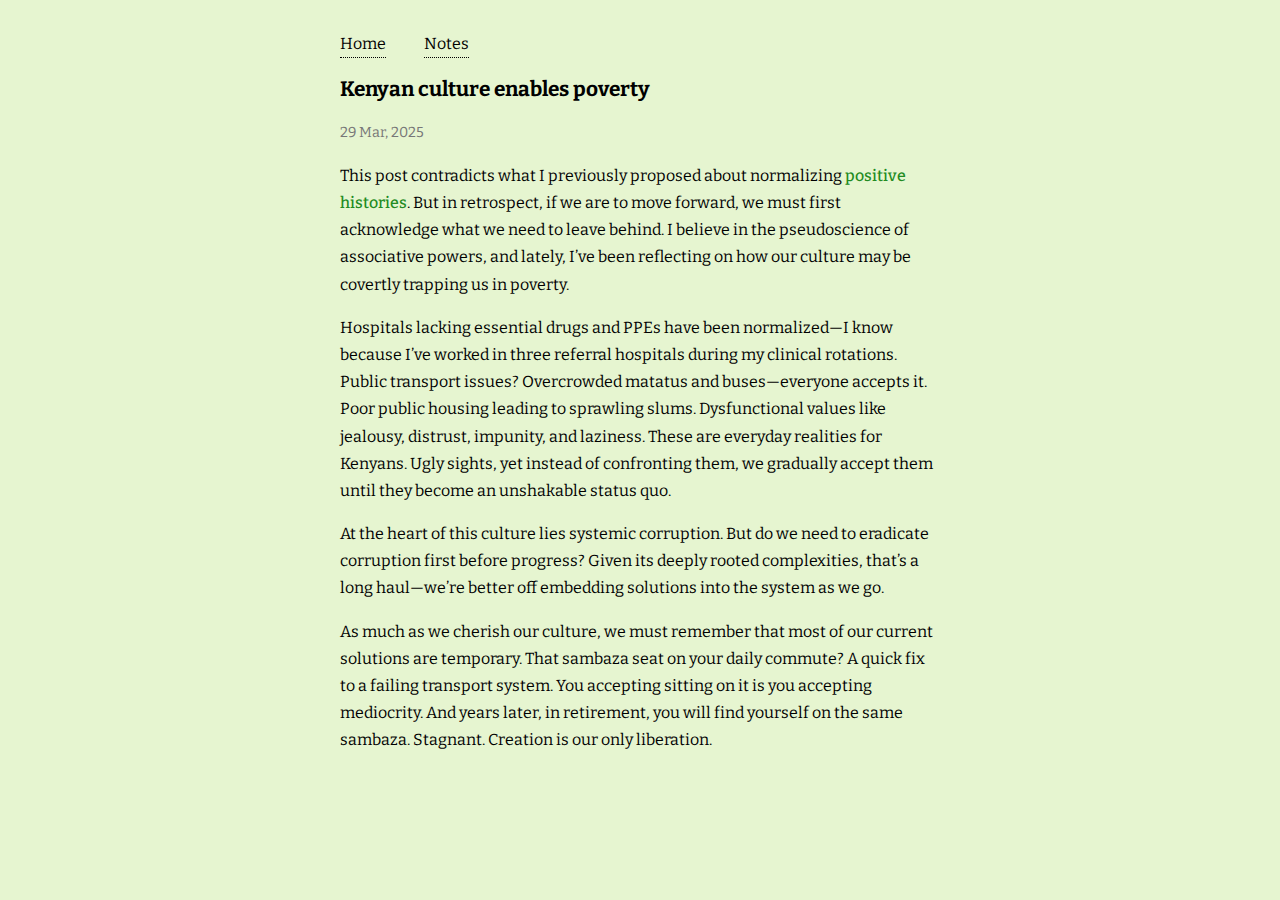
<file: culture.html>
<!DOCTYPE html>
<html lang="en">
<head>
  <meta charset="UTF-8" />
  <meta name="viewport" content="width=device-width, initial-scale=1.0" />
  <link rel="icon" href="favicon.ico" type="image/x-icon">
  <title>Kenyan culture enables poverty</title>
  <link rel="stylesheet" href="main.css">
  <script src="analytics.js"></script>
</head>

<body>

  <div class="container">
    <header>
      <a href="index.html">Home</a>
      <a href="notes.html">Notes</a>
    </header>

    <div class="content-header">
      <h1>Kenyan culture enables poverty</h1>
      <div class="date">29 Mar, 2025</div>
    </div>

    <article>
      <p>This post contradicts what I previously proposed about normalizing <a href="history.html">positive histories</a>. But in retrospect, if we are to move forward, we must first acknowledge what we need to leave behind. I believe in the pseudoscience of associative powers, and lately, I’ve been reflecting on how our culture may be covertly trapping us in poverty.</p>

      <p>Hospitals lacking essential drugs and PPEs have been normalized—I know because I’ve worked in three referral hospitals during my clinical rotations. Public transport issues? Overcrowded matatus and buses—everyone accepts it. Poor public housing leading to sprawling slums. Dysfunctional values like jealousy, distrust, impunity, and laziness. These are everyday realities for Kenyans. Ugly sights, yet instead of confronting them, we gradually accept them until they become an unshakable status quo.</p>

      <p>At the heart of this culture lies <span class="highlight">systemic corruption</span>. But do we need to eradicate corruption first before progress? Given its deeply rooted complexities, that’s a long haul—we’re better off embedding solutions into the system as we go.</p>

      <p>As much as we cherish our culture, we must remember that most of our current solutions are temporary. That sambaza seat on your daily commute? A quick fix to a failing transport system. You accepting sitting on it is you accepting mediocrity. And years later, in retirement, you will find yourself on the same sambaza. Stagnant. Creation is our only liberation.</p>
    </article>
  </div>

</body>
</html>
</file>
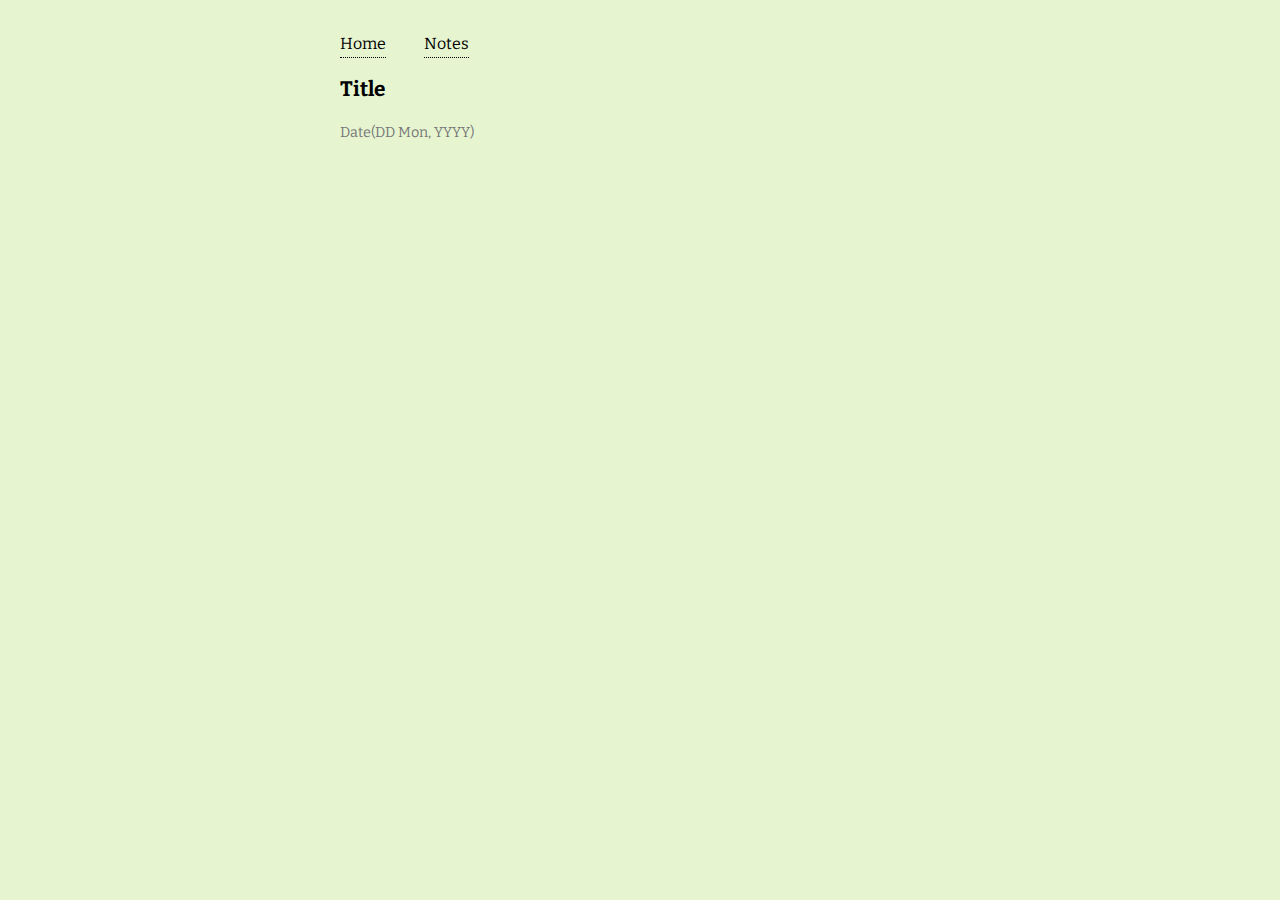
<file: draft.html>
<!DOCTYPE html>
<html lang="en">
<head>
  <meta charset="UTF-8" />
  <meta name="viewport" content="width=device-width, initial-scale=1.0" />
  <link rel="icon" href="favicon.ico" type="image/x-icon">
  <title>Title</title>
  <link rel="stylesheet" href="main.css" />
  <script src="analytics.js"></script>
</head>
<body>

  <div class="container">
    <header>
      <a href="index.html">Home</a>
      <a href="notes.html">Notes</a>
    </header>

    <div class="content-header">
      <h1>Title</h1>
      <div class="date">Date(DD Mon, YYYY)</div>
    </div>

    <article>
      <p>
	
      </p>
      <p>
	
      </p>
      <p>
	
      </p>
      <p>
	
      </p>
      <p>
	
      </p>
    </article>
  </div>
</body>
</html>
</file>
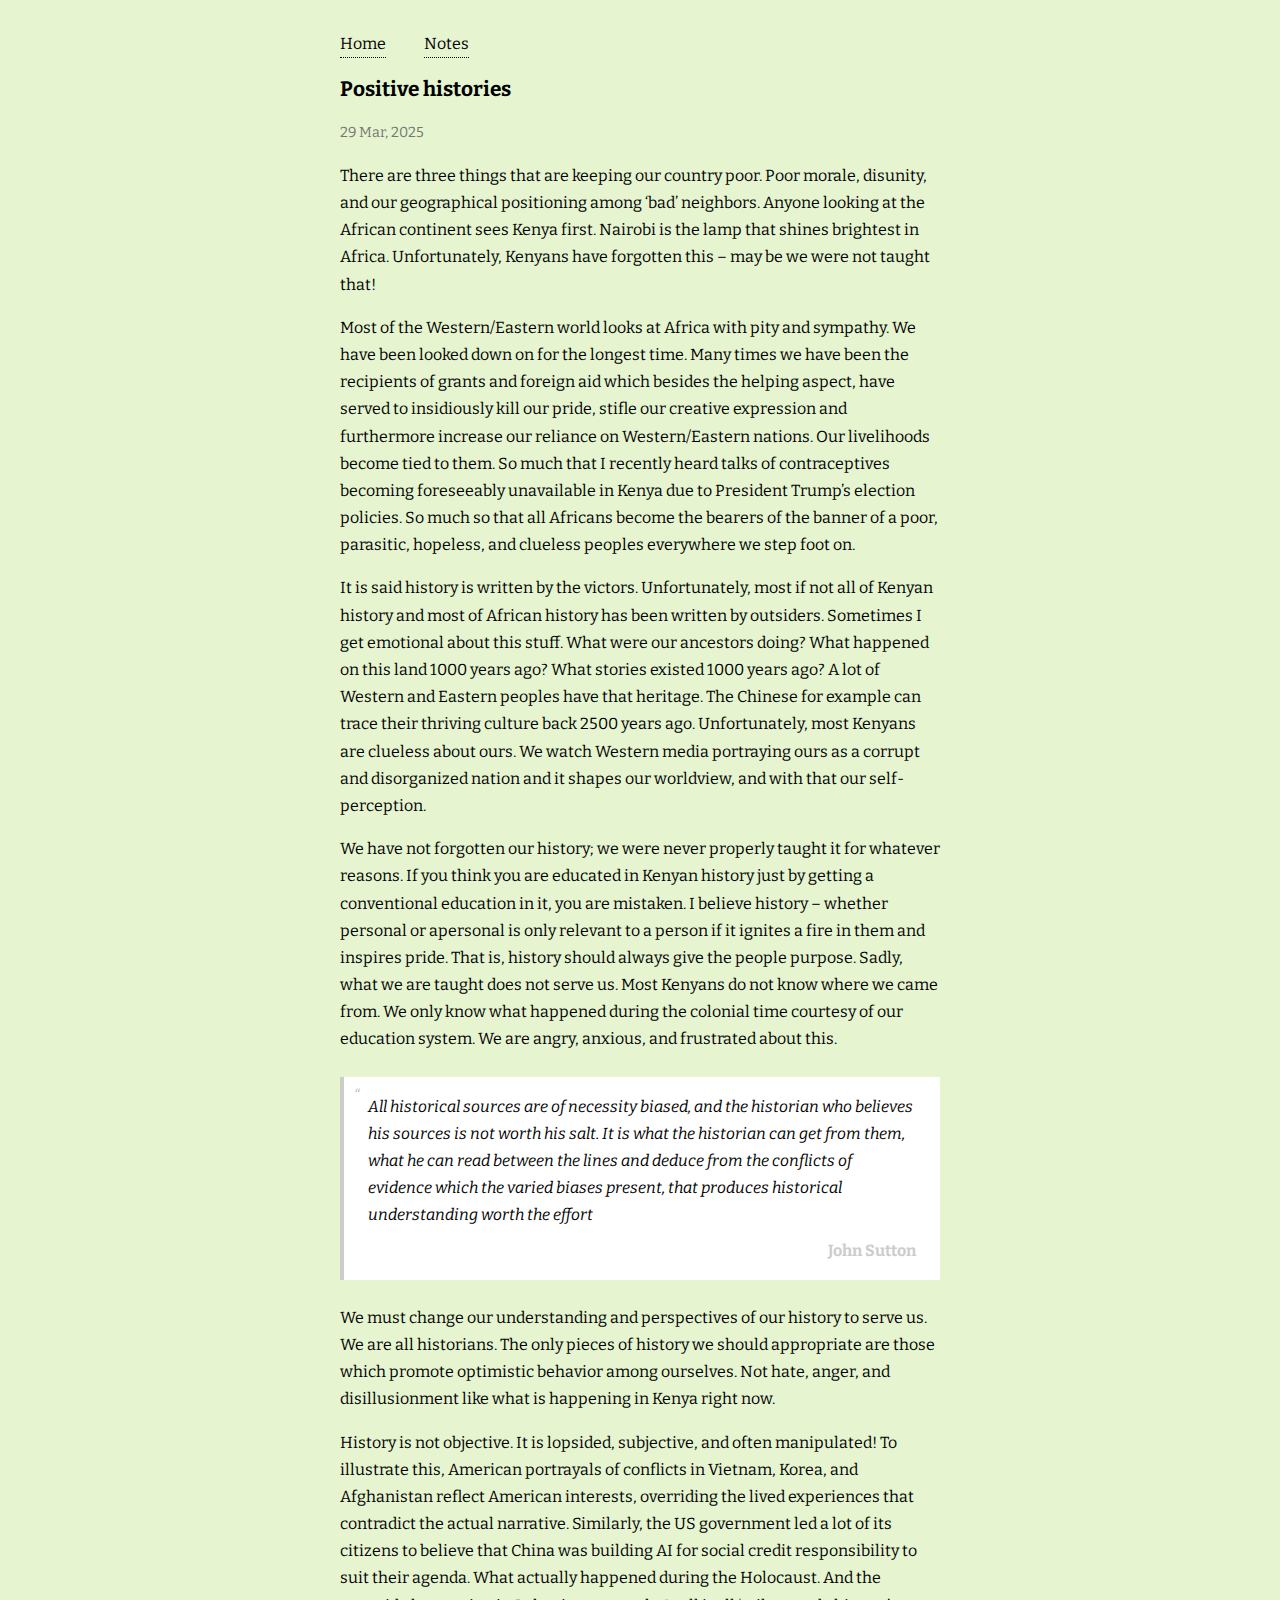
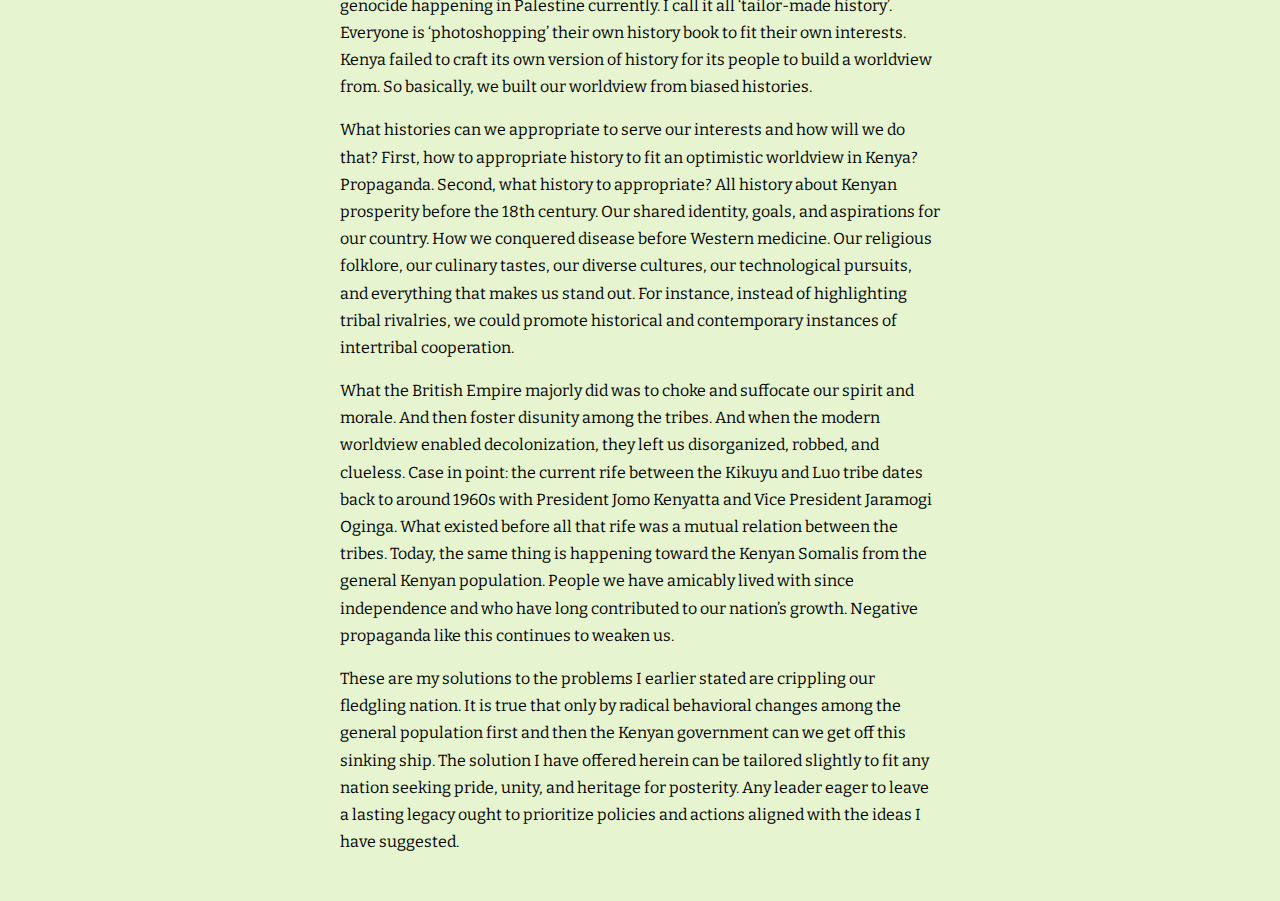
<file: history.html>
<!DOCTYPE html>
<html lang="en">
<head>
  <meta charset="UTF-8" />
  <meta name="viewport" content="width=device-width, initial-scale=1.0" />
  <link rel="icon" href="favicon.ico" type="image/x-icon">
  <title>Positive histories</title>
  <link rel="stylesheet" href="main.css" />
  <script src="analytics.js"></script>
</head>
<body>

  <div class="container">
    <header>
      <a href="index.html">Home</a>
      <a href="notes.html">Notes</a>
    </header>
    <div class="content-header">
      <h1>Positive histories</h1>
      <div class="date">29 Mar, 2025</div>
    </div>

    <article>
      <p>There are three things that are keeping our country poor. Poor morale, disunity, and our geographical positioning among ‘bad’ neighbors. Anyone looking at the African continent sees Kenya first. Nairobi is the lamp that shines brightest in Africa. Unfortunately, Kenyans have forgotten this – may be we were not taught that!</p>

      <p>Most of the Western/Eastern world looks at Africa with pity and sympathy. We have been looked down on for the longest time. Many times we have been the recipients of grants and foreign aid which besides the helping aspect, have served to insidiously kill our pride, stifle our creative expression and furthermore increase our reliance on Western/Eastern nations. Our livelihoods become tied to them. So much that I recently heard talks of contraceptives becoming foreseeably unavailable in Kenya due to President Trump’s election policies. So much so that all Africans become the bearers of the banner of a poor, parasitic, hopeless, and clueless peoples everywhere we step foot on.</p>

      <p>It is said history is written by the victors. Unfortunately, most if not all of Kenyan history and most of African history has been written by outsiders. Sometimes I get emotional about this stuff. What were our ancestors doing? What happened on this land 1000 years ago? What stories existed 1000 years ago? A lot of Western and Eastern peoples have that heritage. The Chinese for example can trace their thriving culture back 2500 years ago. Unfortunately, most Kenyans are clueless about ours. We watch Western media portraying ours as a corrupt and disorganized nation and it shapes our worldview, and with that our self-perception.</p>

      <p>We have not forgotten our history; we were never properly taught it for whatever reasons. If you think you are educated in Kenyan history just by getting a conventional education in it, you are mistaken. I believe history – whether personal or apersonal is only relevant to a person if it ignites a fire in them and inspires pride. That is, history should always give the people purpose. Sadly, what we are taught does not serve us. Most Kenyans do not know where we came from. We only know what happened during the colonial time courtesy of our education system. We are angry, anxious, and frustrated about this.</p>

      <p class="quotation">
        All historical sources are of necessity biased, and the historian who believes his sources is not worth his salt. It is what the historian can get from them, what he can read between the lines and deduce from the conflicts of evidence which the varied biases present, that produces historical understanding worth the effort 
        <span class="author">John Sutton</span>
      </p>

      <p>We must change our understanding and perspectives of our history to serve us. We are all historians. The only pieces of history we should appropriate are those which promote optimistic behavior among ourselves. Not hate, anger, and disillusionment like what is happening in Kenya right now.</p>

      <p>History is not objective. It is lopsided, subjective, and often manipulated! To illustrate this, American portrayals of conflicts in Vietnam, Korea, and Afghanistan reflect American interests, overriding the lived experiences that contradict the actual narrative. Similarly, the US government led a lot of its citizens to believe that China was building AI for social credit responsibility to suit their agenda. What actually happened during the Holocaust. And the genocide happening in Palestine currently. I call it all ‘tailor-made history’. Everyone is ‘photoshopping’ their own history book to fit their own interests. Kenya failed to craft its own version of history for its people to build a worldview from. So basically, we built our worldview from biased histories.</p>

      <p>What histories can we appropriate to serve our interests and how will we do that? First, how to appropriate history to fit an optimistic worldview in Kenya? Propaganda. Second, what history to appropriate? All history about Kenyan prosperity before the 18th century. Our shared identity, goals, and aspirations for our country. How we conquered disease before Western medicine. Our religious folklore, our culinary tastes, our diverse cultures, our technological pursuits, and everything that makes us stand out. For instance, instead of highlighting tribal rivalries, we could promote historical and contemporary instances of intertribal cooperation.</p>

      <p>What the British Empire majorly did was to choke and suffocate our spirit and morale. And then foster disunity among the tribes. And when the modern worldview enabled decolonization, they left us disorganized, robbed, and clueless. Case in point: the current rife between the Kikuyu and Luo tribe dates back to around 1960s with President Jomo Kenyatta and Vice President Jaramogi Oginga. What existed before all that rife was a mutual relation between the tribes. Today, the same thing is happening toward the Kenyan Somalis from the general Kenyan population. People we have amicably lived with since independence and who have long contributed to our nation’s growth. Negative propaganda like this continues to weaken us.</p>

      <p>These are my solutions to the problems I earlier stated are crippling our fledgling nation. It is true that only by radical behavioral changes among the general population first and then the Kenyan government can we get off this sinking ship. The solution I have offered herein can be tailored slightly to fit any nation seeking pride, unity, and heritage for posterity. Any leader eager to leave a lasting legacy ought to prioritize policies and actions aligned with the ideas I have suggested.</p>
    </article>
  </div>
</body>
</html>
</file>
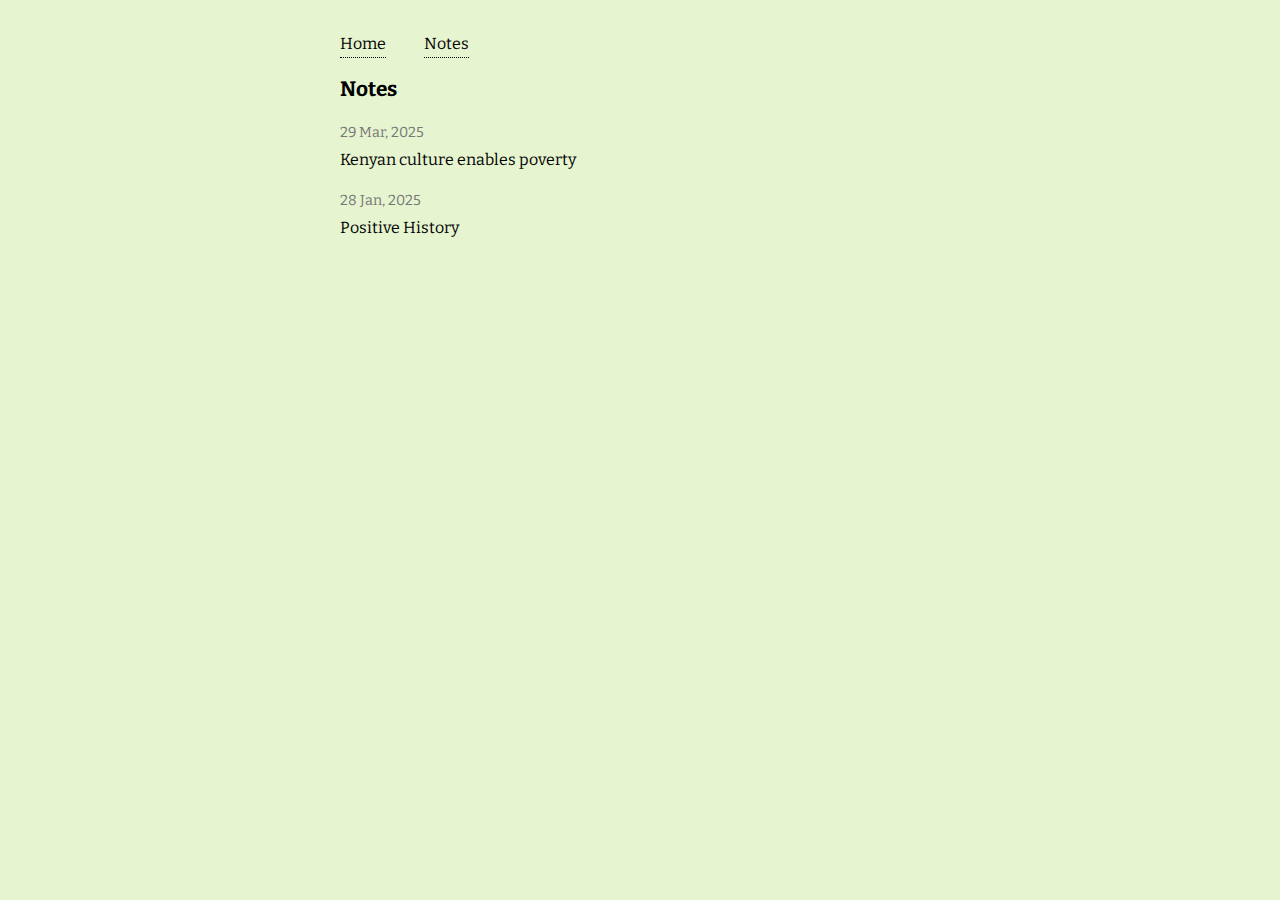
<file: notes.html>
<!DOCTYPE html>
<html lang="en">
<head>
  <meta charset="UTF-8" />
  <meta name="viewport" content="width=device-width, initial-scale=1.0" />
  <link rel="icon" href="favicon.ico" type="image/x-icon">
  <title>Notes - Gitahi</title>
  <link rel="stylesheet" href="main.css">
  <script src="analytics.js"></script>
</head>
<body>

  <main>
    <header>
      <a href="index.html">Home</a>
      <a href="notes.html">Notes</a>
    </header>
    <h1>Notes</h1>
    <div class="blog-list">
      <div class="blog-entry">
        <div class="date">29 Mar, 2025</div>
        <div class="title"><a href="culture.html">Kenyan culture enables poverty</a></div>
      </div>

      <div class="blog-entry">
        <div class="date">28 Jan, 2025</div>
        <div class="title"><a href="history.html">Positive History</a></div>
      </div>
    </div>
  </main>

</body>
</html>
</file>
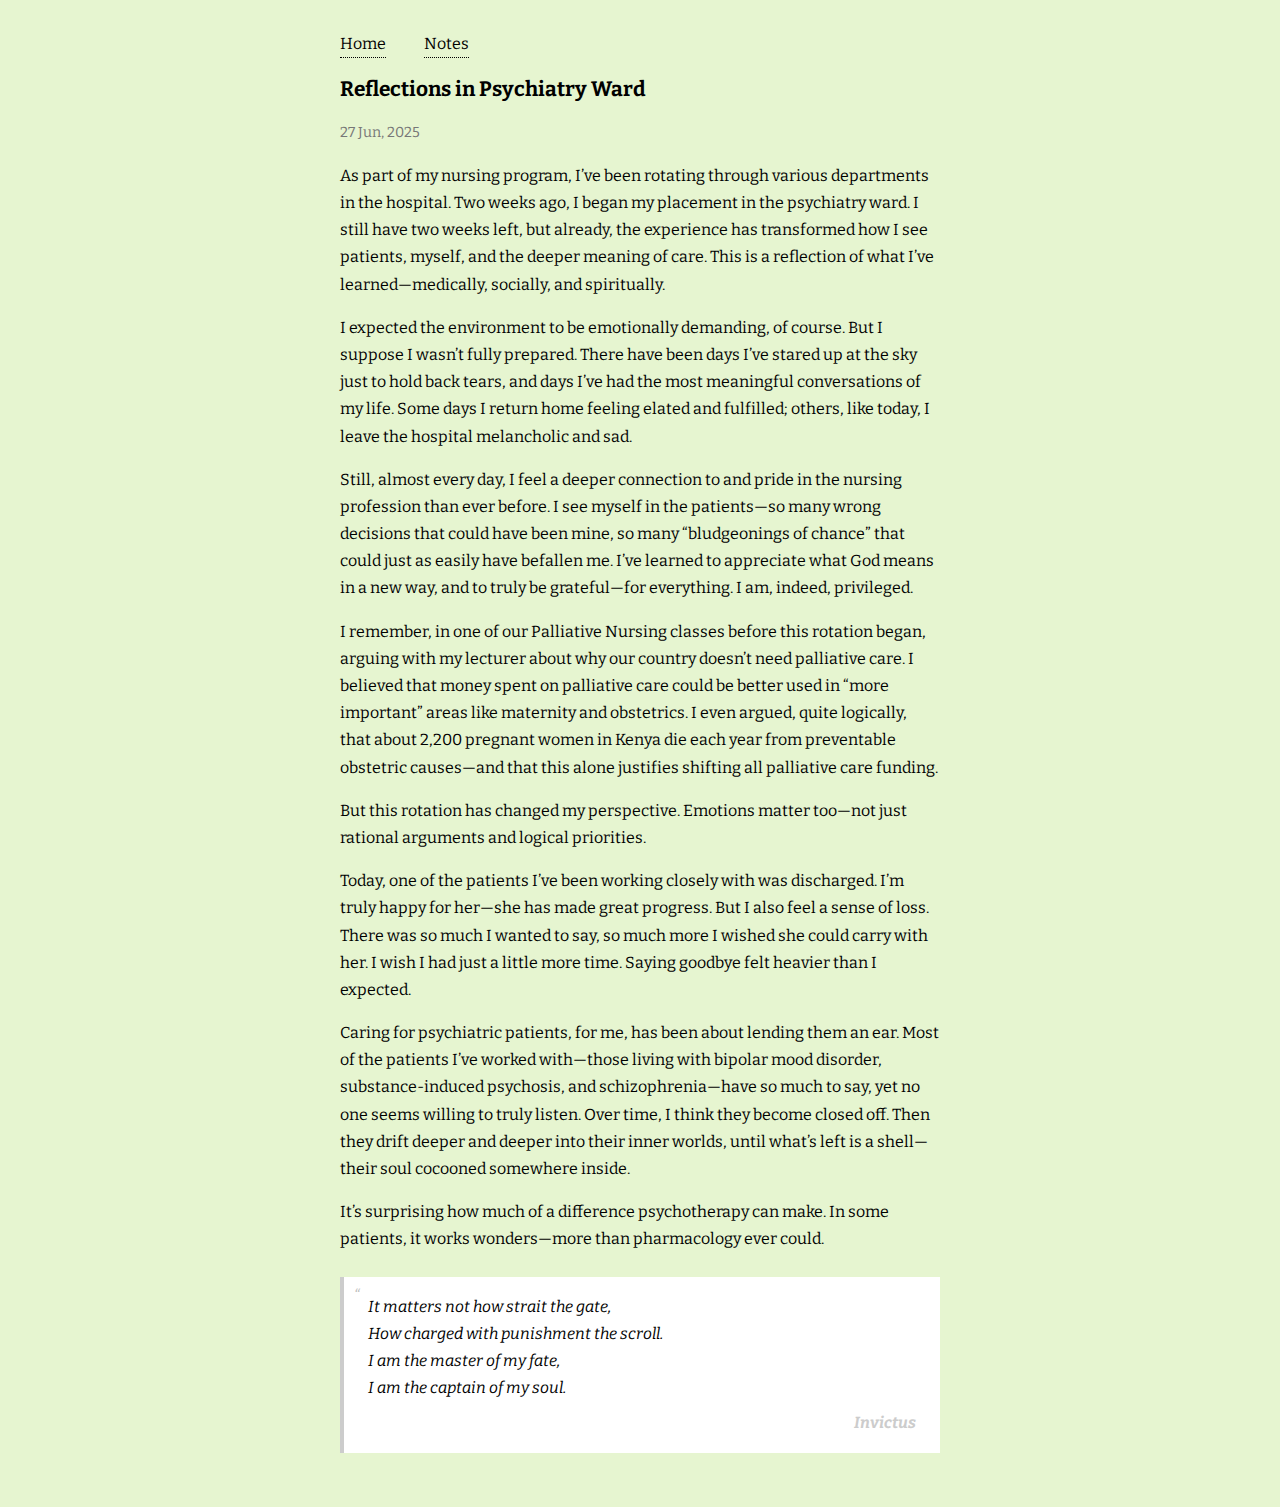
<file: psych.html>
<!DOCTYPE html>
<html lang="en">
<head>
  <meta charset="UTF-8" />
  <meta name="viewport" content="width=device-width, initial-scale=1.0" />
  <link rel="icon" href="favicon.ico" type="image/x-icon">
  <title>Reflections in Psychiatry Ward</title>
  <link rel="stylesheet" href="main.css" />
  <script src="analytics.js"></script>
</head>
<body>

  <div class="container">
    <header>
      <a href="index.html">Home</a>
      <a href="notes.html">Notes</a>
    </header>

    <div class="content-header">
      <h1>Reflections in Psychiatry Ward</h1>
      <div class="date">27 Jun, 2025</div>
    </div>

    <article>
      <p>
        As part of my nursing program, I’ve been rotating through various departments in the hospital. Two weeks ago, I began my placement in the psychiatry ward. I still have two weeks left, but already, the experience has transformed how I see patients, myself, and the deeper meaning of care. This is a reflection of what I’ve learned—medically, socially, and spiritually.
      </p>
      <p>
        I expected the environment to be emotionally demanding, of course. But I suppose I wasn’t fully prepared. There have been days I’ve stared up at the sky just to hold back tears, and days I’ve had the most meaningful conversations of my life. Some days I return home feeling elated and fulfilled; others, like today, I leave the hospital melancholic and sad.
      </p>
      <p>
        Still, almost every day, I feel a deeper connection to and pride in the nursing profession than ever before. I see myself in the patients—so many wrong decisions that could have been mine, so many “bludgeonings of chance” that could just as easily have befallen me. I’ve learned to appreciate what God means in a new way, and to truly be grateful—for everything. I am, indeed, privileged.
      </p>
      <p>
        I remember, in one of our Palliative Nursing classes before this rotation began, arguing with my lecturer about why our country doesn’t need palliative care. I believed that money spent on palliative care could be better used in “more important” areas like maternity and obstetrics. I even argued, quite logically, that about 2,200 pregnant women in Kenya die each year from preventable obstetric causes—and that this alone justifies shifting all palliative care funding.
      </p>
      <p>
        But this rotation has changed my perspective. Emotions matter too—not just rational arguments and logical priorities.
      </p>
      <p>
        Today, one of the patients I’ve been working closely with was discharged. I’m truly happy for her—she has made great progress. But I also feel a sense of loss. There was so much I wanted to say, so much more I wished she could carry with her. I wish I had just a little more time. Saying goodbye felt heavier than I expected.
      </p>
      <p>
        Caring for psychiatric patients, for me, has been about lending them an ear. Most of the patients I’ve worked with—those living with bipolar mood disorder, substance-induced psychosis, and schizophrenia—have so much to say, yet no one seems willing to truly listen. Over time, I think they become closed off. Then they drift deeper and deeper into their inner worlds, until what’s left is a shell—their soul cocooned somewhere inside.
      </p>
      <p>
        It’s surprising how much of a difference psychotherapy can make. In some patients, it works wonders—more than pharmacology ever could.
      </p>
      <blockquote class="quotation">
        It matters not how strait the gate,<br>
        How charged with punishment the scroll.<br>
        I am the master of my fate,<br>
        I am the captain of my soul.<br>
        <span class="author"><em>Invictus</em></span>
      </blockquote>
    </article>
  </div>
</body>
</html>
</file>
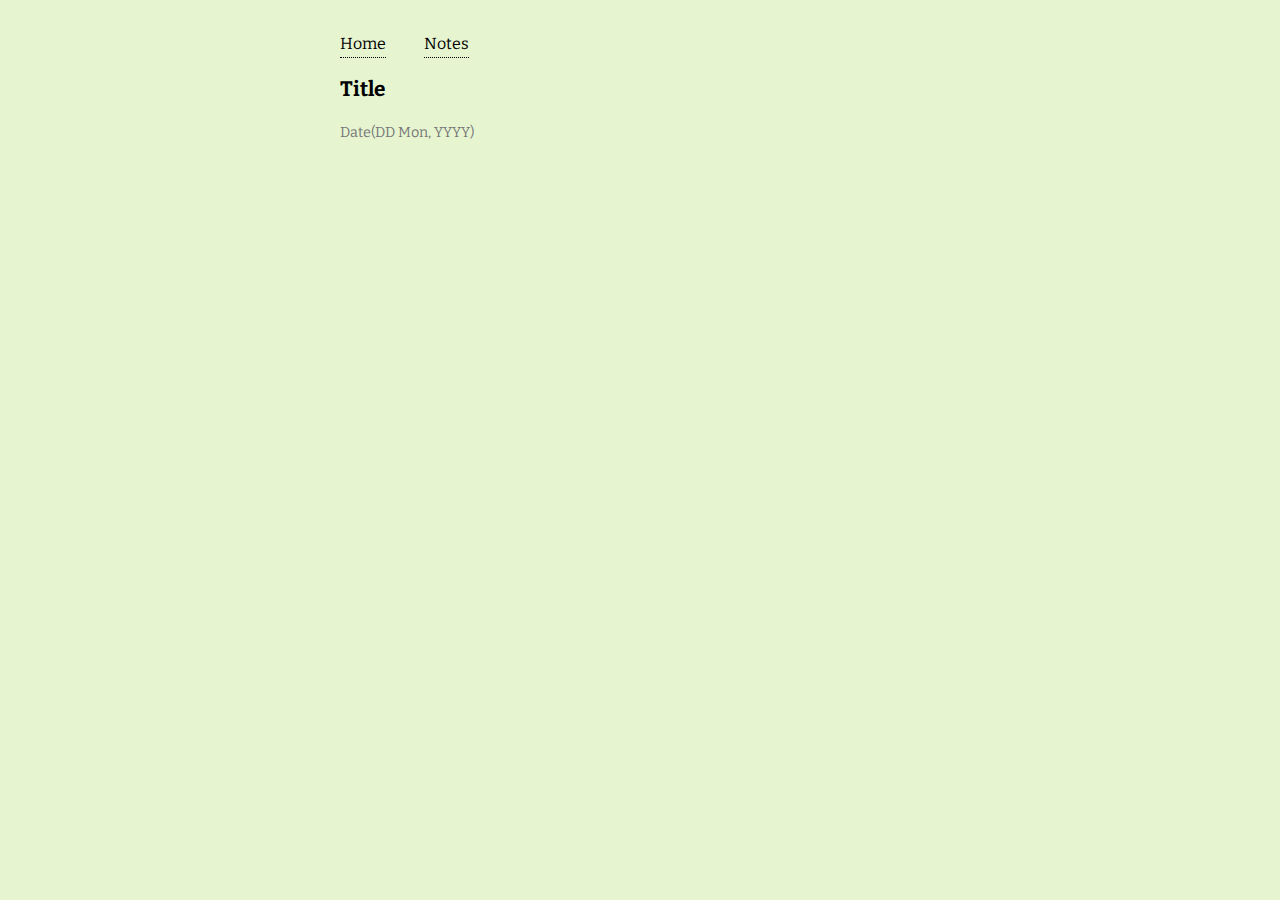
<file: template.html>
<!DOCTYPE html>
<html lang="en">
<head>
  <meta charset="UTF-8" />
  <meta name="viewport" content="width=device-width, initial-scale=1.0" />
  <link rel="icon" href="favicon.ico" type="image/x-icon">
  <meta property="og:title" content="Welcome to My Mental Health Blog" />
  <meta property="og:description" content="Insights and reflections from a student nurse in psychiatry." />
  <meta property="og:image" content="https://example.com/images/home-preview.jpg" />
  <meta property="og:url" content="https://example.com/" />

  <title>Title</title>
  <link rel="stylesheet" href="main.css" />
  <script src="analytics.js"></script>
</head>
<body>

  <div class="container">
    <header>
      <a href="index.html">Home</a>
      <a href="notes.html">Notes</a>
    </header>

    <div class="content-header">
      <h1>Title</h1>
      <div class="date">Date(DD Mon, YYYY)</div>
    </div>

    <article>
      <p>
	
      </p>
      <p>
	
      </p>
      <p>
	
      </p>
      <p>
	
      </p>
      <p>
	
      </p>
    </article>
  </div>
</body>
</html>
</file>
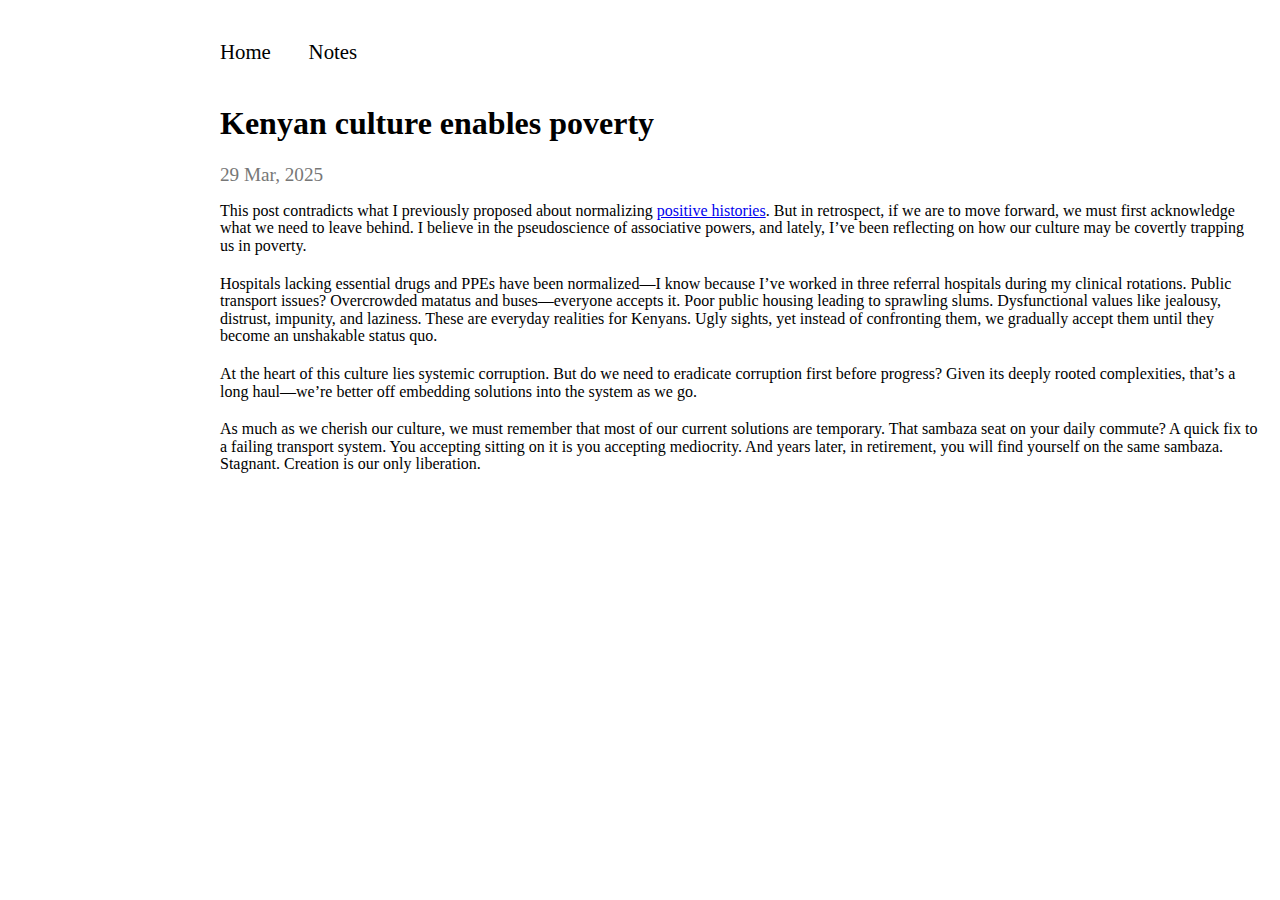
<file: notes/culture.html>
<!DOCTYPE html>
<html lang="en">
<head>
  <meta charset="UTF-8" />
  <meta name="viewport" content="width=device-width, initial-scale=1.0" />
  <link rel="icon" href="favicon.ico" type="image/x-icon">
  <title>Kenyan culture enables poverty</title>
  <link rel="stylesheet" href="styles.css">
  <script src="../analytics.js"></script>
</head>

<body>

  <div class="container">
    <header>
      <a href="../index.html">Home</a>
      <a href="../notes.html">Notes</a>
    </header>

    <div class="content-header">
      <h1>Kenyan culture enables poverty</h1>
      <div class="date">29 Mar, 2025</div>
    </div>

    <article>
      <p>This post contradicts what I previously proposed about normalizing <a href="../notes/history.html">positive histories</a>. But in retrospect, if we are to move forward, we must first acknowledge what we need to leave behind. I believe in the pseudoscience of associative powers, and lately, I’ve been reflecting on how our culture may be covertly trapping us in poverty.</p>

      <p>Hospitals lacking essential drugs and PPEs have been normalized—I know because I’ve worked in three referral hospitals during my clinical rotations. Public transport issues? Overcrowded matatus and buses—everyone accepts it. Poor public housing leading to sprawling slums. Dysfunctional values like jealousy, distrust, impunity, and laziness. These are everyday realities for Kenyans. Ugly sights, yet instead of confronting them, we gradually accept them until they become an unshakable status quo.</p>

      <p>At the heart of this culture lies <span class="highlight">systemic corruption</span>. But do we need to eradicate corruption first before progress? Given its deeply rooted complexities, that’s a long haul—we’re better off embedding solutions into the system as we go.</p>

      <p>As much as we cherish our culture, we must remember that most of our current solutions are temporary. That sambaza seat on your daily commute? A quick fix to a failing transport system. You accepting sitting on it is you accepting mediocrity. And years later, in retirement, you will find yourself on the same sambaza. Stagnant. Creation is our only liberation.</p>
    </article>
  </div>

</body>
</html>
</file>
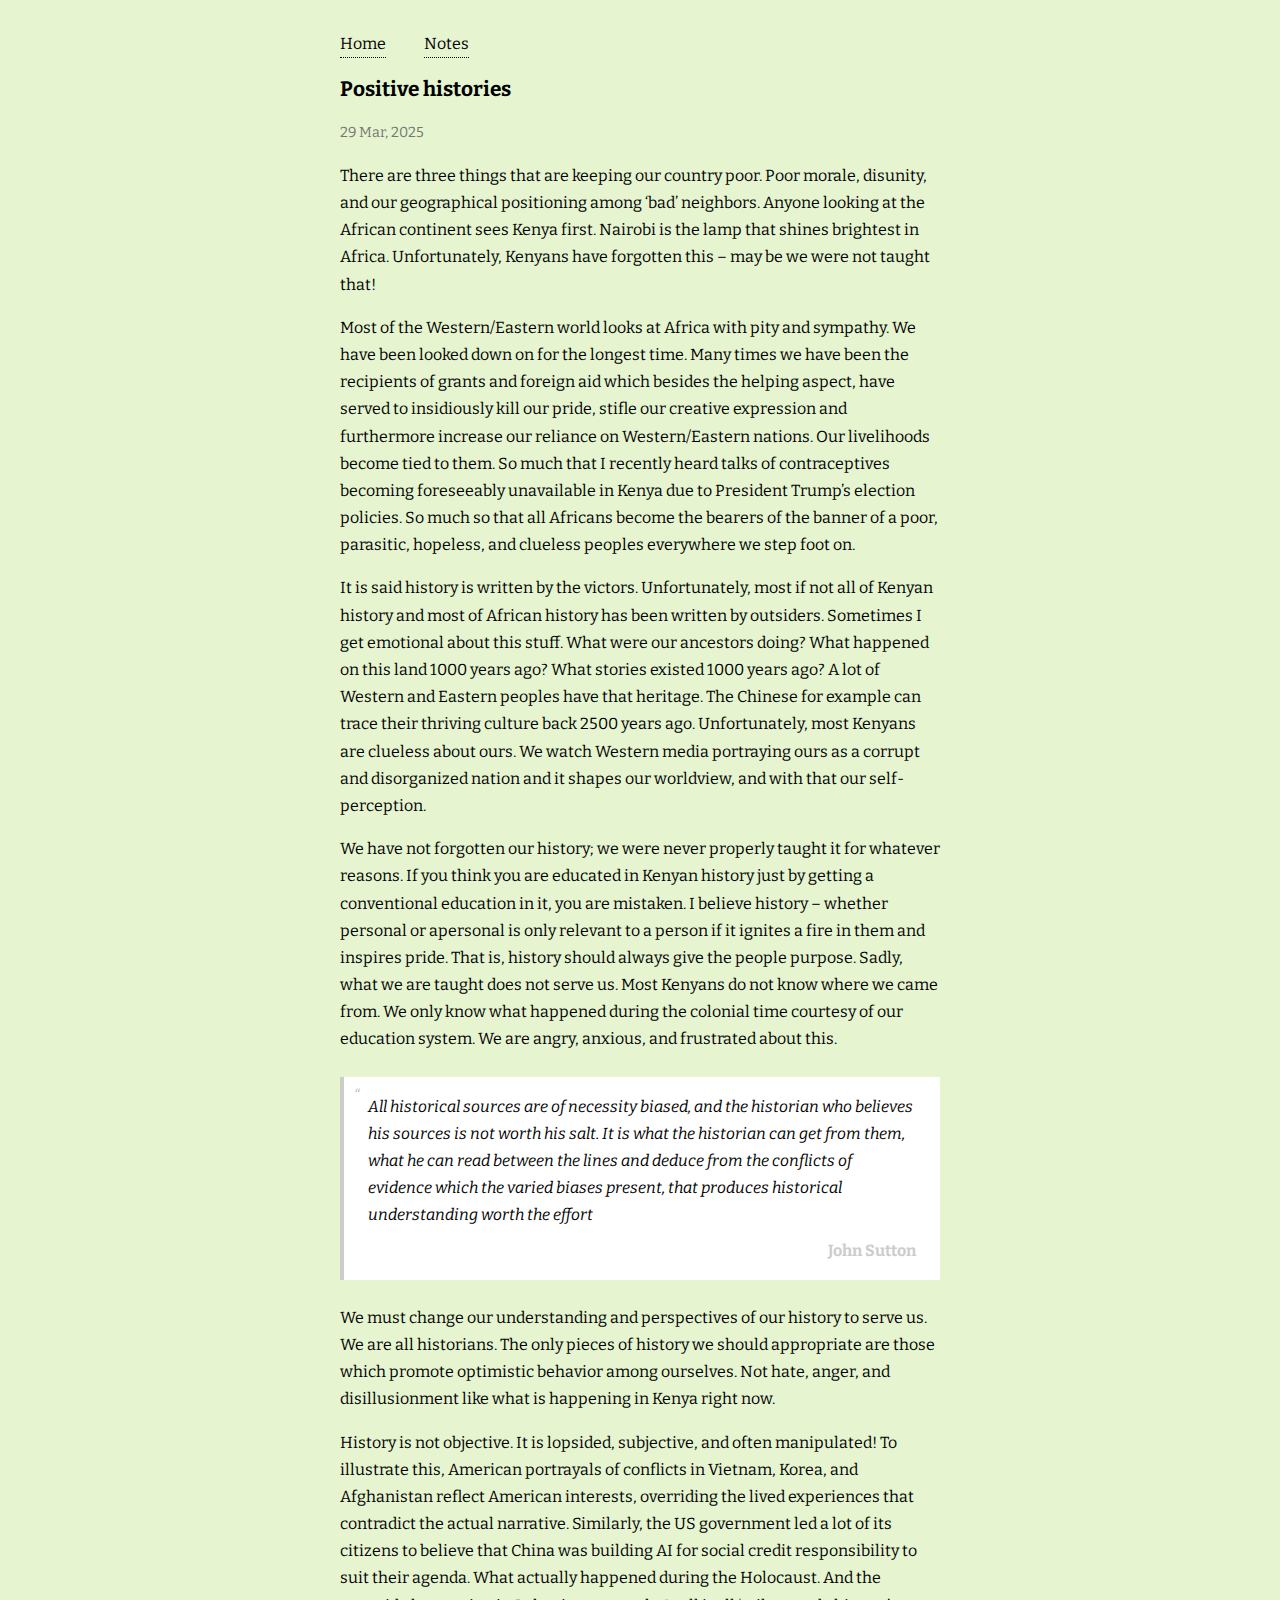
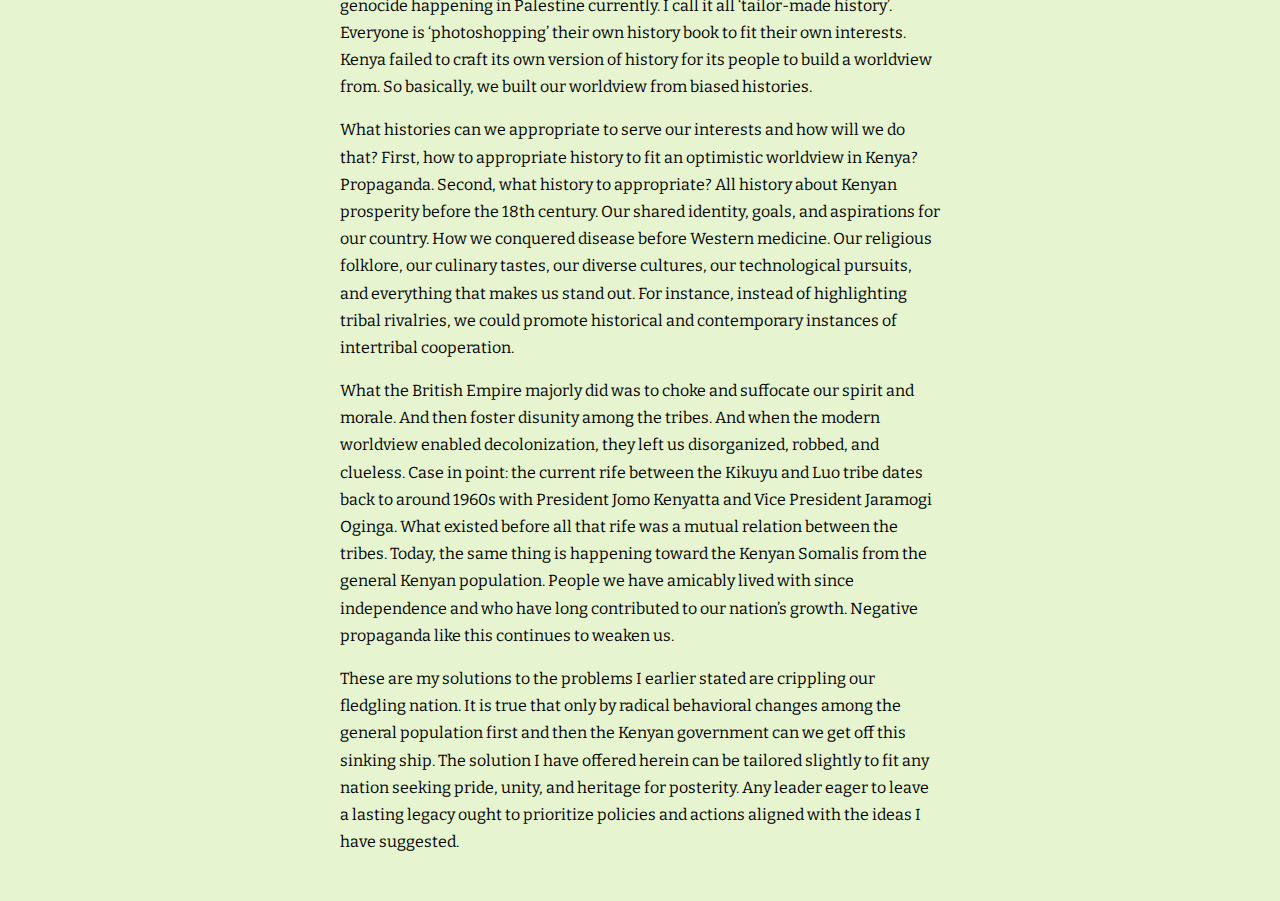
<file: notes/history.html>
<!DOCTYPE html>
<html lang="en">
<head>
  <meta charset="UTF-8" />
  <meta name="viewport" content="width=device-width, initial-scale=1.0" />
  <link rel="icon" href="favicon.ico" type="image/x-icon">
  <title>Positive histories</title>
  <link rel="stylesheet" href="../main.css" />
  <script src="../analytics.js"></script>
</head>
<body>

  <div class="container">
    <header>
      <a href="../index.html">Home</a>
      <a href="../notes.html">Notes</a>
    </header>

    <div class="content-header">
      <h1>Positive histories</h1>
      <div class="date">29 Mar, 2025</div>
    </div>

    <article>
      <p>There are three things that are keeping our country poor. Poor morale, disunity, and our geographical positioning among ‘bad’ neighbors. Anyone looking at the African continent sees Kenya first. Nairobi is the lamp that shines brightest in Africa. Unfortunately, Kenyans have forgotten this – may be we were not taught that!</p>

      <p>Most of the Western/Eastern world looks at Africa with pity and sympathy. We have been looked down on for the longest time. Many times we have been the recipients of grants and foreign aid which besides the helping aspect, have served to insidiously kill our pride, stifle our creative expression and furthermore increase our reliance on Western/Eastern nations. Our livelihoods become tied to them. So much that I recently heard talks of contraceptives becoming foreseeably unavailable in Kenya due to President Trump’s election policies. So much so that all Africans become the bearers of the banner of a poor, parasitic, hopeless, and clueless peoples everywhere we step foot on.</p>

      <p>It is said history is written by the victors. Unfortunately, most if not all of Kenyan history and most of African history has been written by outsiders. Sometimes I get emotional about this stuff. What were our ancestors doing? What happened on this land 1000 years ago? What stories existed 1000 years ago? A lot of Western and Eastern peoples have that heritage. The Chinese for example can trace their thriving culture back 2500 years ago. Unfortunately, most Kenyans are clueless about ours. We watch Western media portraying ours as a corrupt and disorganized nation and it shapes our worldview, and with that our self-perception.</p>

      <p>We have not forgotten our history; we were never properly taught it for whatever reasons. If you think you are educated in Kenyan history just by getting a conventional education in it, you are mistaken. I believe history – whether personal or apersonal is only relevant to a person if it ignites a fire in them and inspires pride. That is, history should always give the people purpose. Sadly, what we are taught does not serve us. Most Kenyans do not know where we came from. We only know what happened during the colonial time courtesy of our education system. We are angry, anxious, and frustrated about this.</p>

      <p class="quotation">
        All historical sources are of necessity biased, and the historian who believes his sources is not worth his salt. It is what the historian can get from them, what he can read between the lines and deduce from the conflicts of evidence which the varied biases present, that produces historical understanding worth the effort 
        <span class="author">John Sutton</span>
      </p>

      <p>We must change our understanding and perspectives of our history to serve us. We are all historians. The only pieces of history we should appropriate are those which promote optimistic behavior among ourselves. Not hate, anger, and disillusionment like what is happening in Kenya right now.</p>

      <p>History is not objective. It is lopsided, subjective, and often manipulated! To illustrate this, American portrayals of conflicts in Vietnam, Korea, and Afghanistan reflect American interests, overriding the lived experiences that contradict the actual narrative. Similarly, the US government led a lot of its citizens to believe that China was building AI for social credit responsibility to suit their agenda. What actually happened during the Holocaust. And the genocide happening in Palestine currently. I call it all ‘tailor-made history’. Everyone is ‘photoshopping’ their own history book to fit their own interests. Kenya failed to craft its own version of history for its people to build a worldview from. So basically, we built our worldview from biased histories.</p>

      <p>What histories can we appropriate to serve our interests and how will we do that? First, how to appropriate history to fit an optimistic worldview in Kenya? Propaganda. Second, what history to appropriate? All history about Kenyan prosperity before the 18th century. Our shared identity, goals, and aspirations for our country. How we conquered disease before Western medicine. Our religious folklore, our culinary tastes, our diverse cultures, our technological pursuits, and everything that makes us stand out. For instance, instead of highlighting tribal rivalries, we could promote historical and contemporary instances of intertribal cooperation.</p>

      <p>What the British Empire majorly did was to choke and suffocate our spirit and morale. And then foster disunity among the tribes. And when the modern worldview enabled decolonization, they left us disorganized, robbed, and clueless. Case in point: the current rife between the Kikuyu and Luo tribe dates back to around 1960s with President Jomo Kenyatta and Vice President Jaramogi Oginga. What existed before all that rife was a mutual relation between the tribes. Today, the same thing is happening toward the Kenyan Somalis from the general Kenyan population. People we have amicably lived with since independence and who have long contributed to our nation’s growth. Negative propaganda like this continues to weaken us.</p>

      <p>These are my solutions to the problems I earlier stated are crippling our fledgling nation. It is true that only by radical behavioral changes among the general population first and then the Kenyan government can we get off this sinking ship. The solution I have offered herein can be tailored slightly to fit any nation seeking pride, unity, and heritage for posterity. Any leader eager to leave a lasting legacy ought to prioritize policies and actions aligned with the ideas I have suggested.</p>
    </article>
  </div>
</body>
</html>
</file>
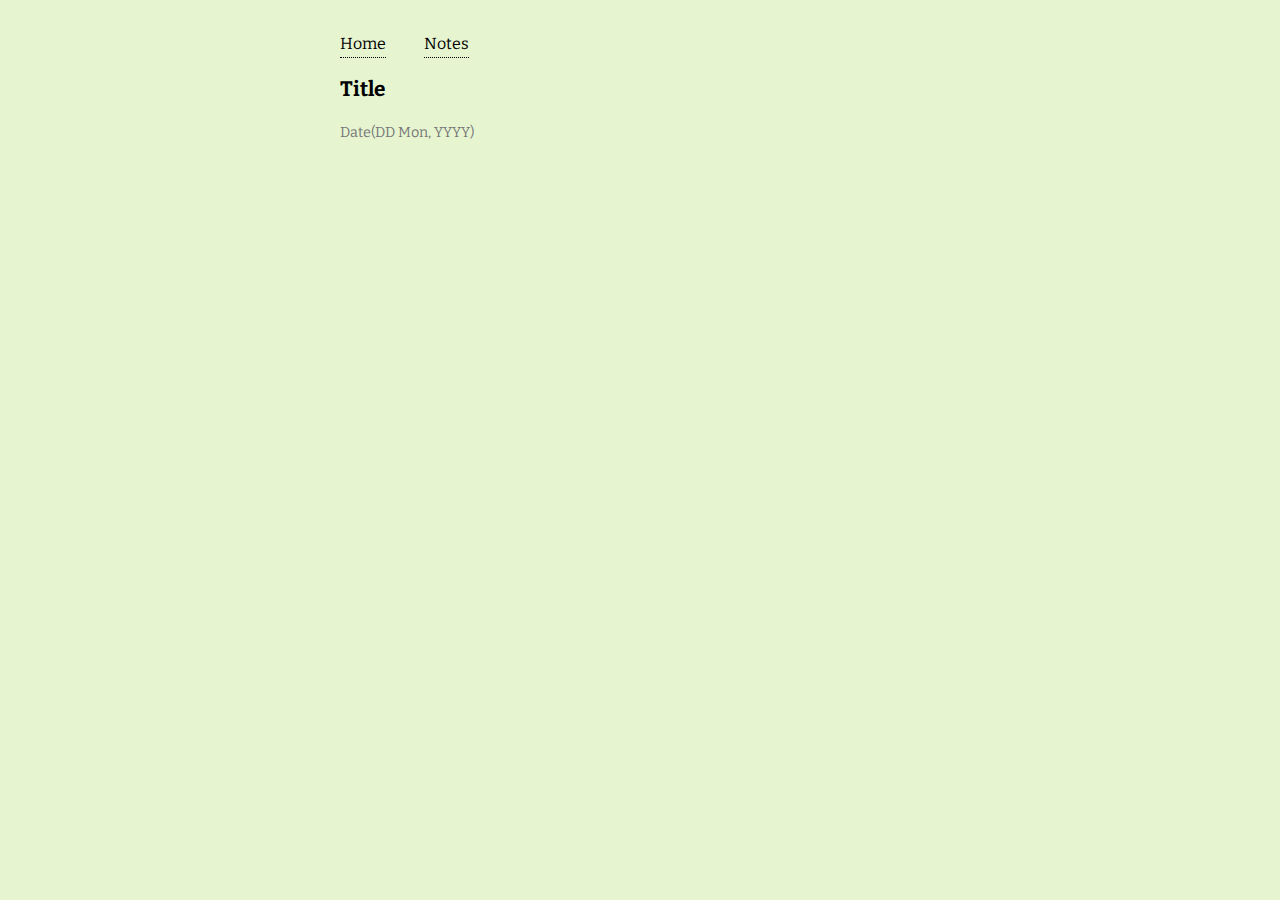
<file: notes/template.html>
<!DOCTYPE html>
<html lang="en">
<head>
  <meta charset="UTF-8" />
  <meta name="viewport" content="width=device-width, initial-scale=1.0" />
  <link rel="icon" href="favicon.ico" type="image/x-icon">
  <title>Title</title>
  <link rel="stylesheet" href="../main.css" />
  <script src="../analytics.js"></script>
</head>
<body>

  <div class="container">
    <header>
      <a href="../index.html">Home</a>
      <a href="../notes.html">Notes</a>
    </header>

    <div class="content-header">
      <h1>Title</h1>
      <div class="date">Date(DD Mon, YYYY)</div>
    </div>

    <article>
      <p>
	
      </p>
      <p>
	
      </p>
      <p>
	
      </p>
      <p>
	
      </p>
      <p>
	
      </p>
    </article>
  </div>
</body>
</html>
</file>
<file: main.css>
@import url('https://fonts.googleapis.com/css2?family=Bitter:ital,wght@0,100..900;1,100..900&display=swap');

/* Theme Variables */
:root {
  --bg-color: #ffffff;
  --text-color: #000000;
  --accent-color: #ccc;
  --quote-bg: #ffffff;
  --quote-mark: #bbb;
  --link-color: #000000;
  --p-link-color: #228B22;
  --font-face: "Bitter", serif;
}

body {
  margin: 0;
  padding: 30px;
  max-width: 600px;
  margin: 0 auto;
  background-color: var(--bg-color);
  color: var(--text-color);
  font-family: var(--font-face);
  font-weight: 400;
  font-style: normal;
  line-height: 1.7;
  background-color: #e6f5d0;
}


header {
  display: flex;
  flex-direction: row;
  gap: 1cm;
}

header a {
  text-decoration: none;
  color: var(--link-color);
  border-bottom: 1px dotted currentColor;
}

.content-header h1,
h1 {
  font-size: 1.3rem;
}

.content-header .date,
.date {
    color: #777;
    white-space: nowrap;
    width: 100px;
    font-size: 0.9rem;
}

p a,
ul a,
li a {
  font-weight: 500;
  text-decoration: none;
  color: var(--p-link-color);
}


.quotation {
  font-style: italic;
  background-color: var(--quote-bg);
  border-left: 4px solid var(--accent-color);
  margin: 1.5em 0;
  padding: 1em 1.5em;
  position: relative;
  color: var(--text-color);
}

.quotation::before {
  content: "“";
  position: absolute;
  left: 10px;
  top: 5px;
  color: var(--quote-mark);
}

.quotation .author {
  display: block;
  margin-top: 0.5em;
  font-weight: bold;
  text-align: right;
  font-style: normal;
  color: var(--accent-color);
}

/* Blog Specific */
.blog-list {
  display: flex;
  flex-direction: column;
  gap: 1em;
}

.blog-entry {
  display: flex;
  flex-direction: column;
}

.title a {
    text-decoration: none;
    color: var(--link-color);
}

.title a:hover {
  text-decoration: underline;
}

.revision {
  font-size: 0.9em;
  color: #666; /* muted gray */
  margin-top: 0.2em;
  font-style: italic;
}

.mol-container {
    width: auto;
    height: 400px;
    position: relative;
}
</file>
<file: notes/styles.css>
@import url('https://fonts.googleapis.com/css2?family=Open+Sans:ital,wght@0,300..800;1,300..800&family=Roboto:ital,wght@0,100..900;1,100..900&display=swap');

body {
  margin: 0;
  padding: 20px;
  background-color: #fff;
}

header {
  display: flex;
  flex-direction: row;
  gap: 1cm;
  font-size: 1.3em;
  font-weight: 200;
  font-style: normal;
  padding: 20px 0;
}

header a {
  text-decoration: none;
  color: #000000;
}

.content-header h1 {
  font-size: 2rem;
}

.content-header .date {
  font-size: 1.2rem;
  color: #777;
  margin-top: 5px;
}


article p {
  font-size: 1rem;
  line-height: 1.1;
  margin-bottom: 20px;
}

@media screen and (min-width: 680px) {
  body {
    margin-left: 200px;
  }
}
</file>
